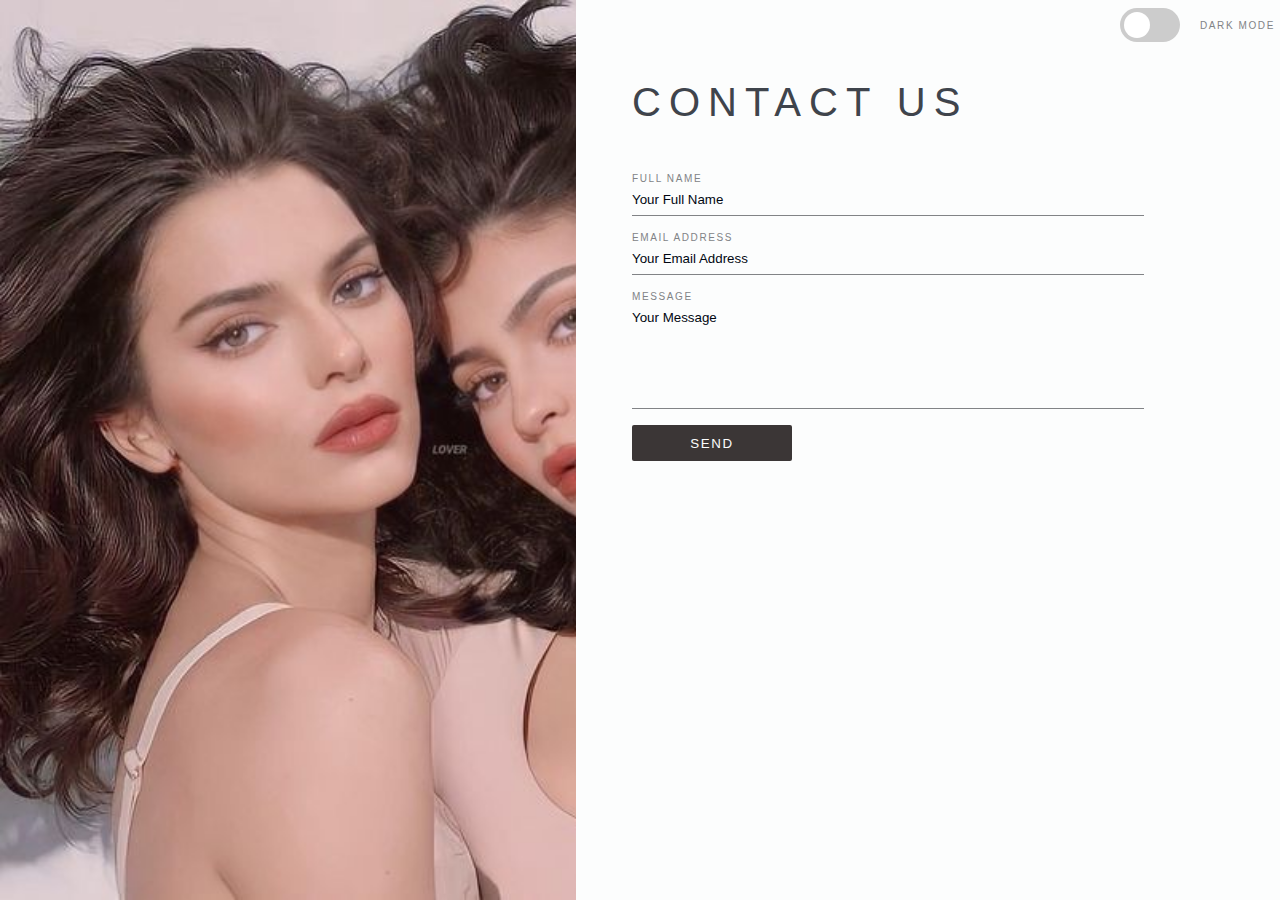
<file: contact.html>
<!DOCTYPE html>
<html lang="en">
<head>
    <meta charset="UTF-8" />
    <title>Contact Page</title>

    <link rel="stylesheet" href="contact.css">
    
	
</head>
    
<body>

<div class="contact-container">
  <div class="left-col">
  </div>
  <div class="right-col">
    <div class="theme-switch-wrapper">
    <label class="theme-switch" for="checkbox">
        <input type="checkbox" id="checkbox" />
        <div class="slider round"></div>
  </label>
  <div class="description">Dark Mode</div>
</div>
    
    <h1>Contact us</h1>
    
    <form id="contact-form" method="post">
      <label for="name">Full name</label>
  <input type="text" id="name" name="name" placeholder="Your Full Name" required>
      <label for="email">Email Address</label>
  <input type="email" id="email" name="email" placeholder="Your Email Address" required>
      <label for="message">Message</label>
  <textarea rows="6" placeholder="Your Message" id="message" name="message" required></textarea>
      <button type="submit" id="submit" name="submit">Send</button>
  
</form>
<div id="error"></div>
<div id="success-msg"></div>
  </div>
</div>
    <script  src="script.js"></script>
    	</body>
</html>
</file>
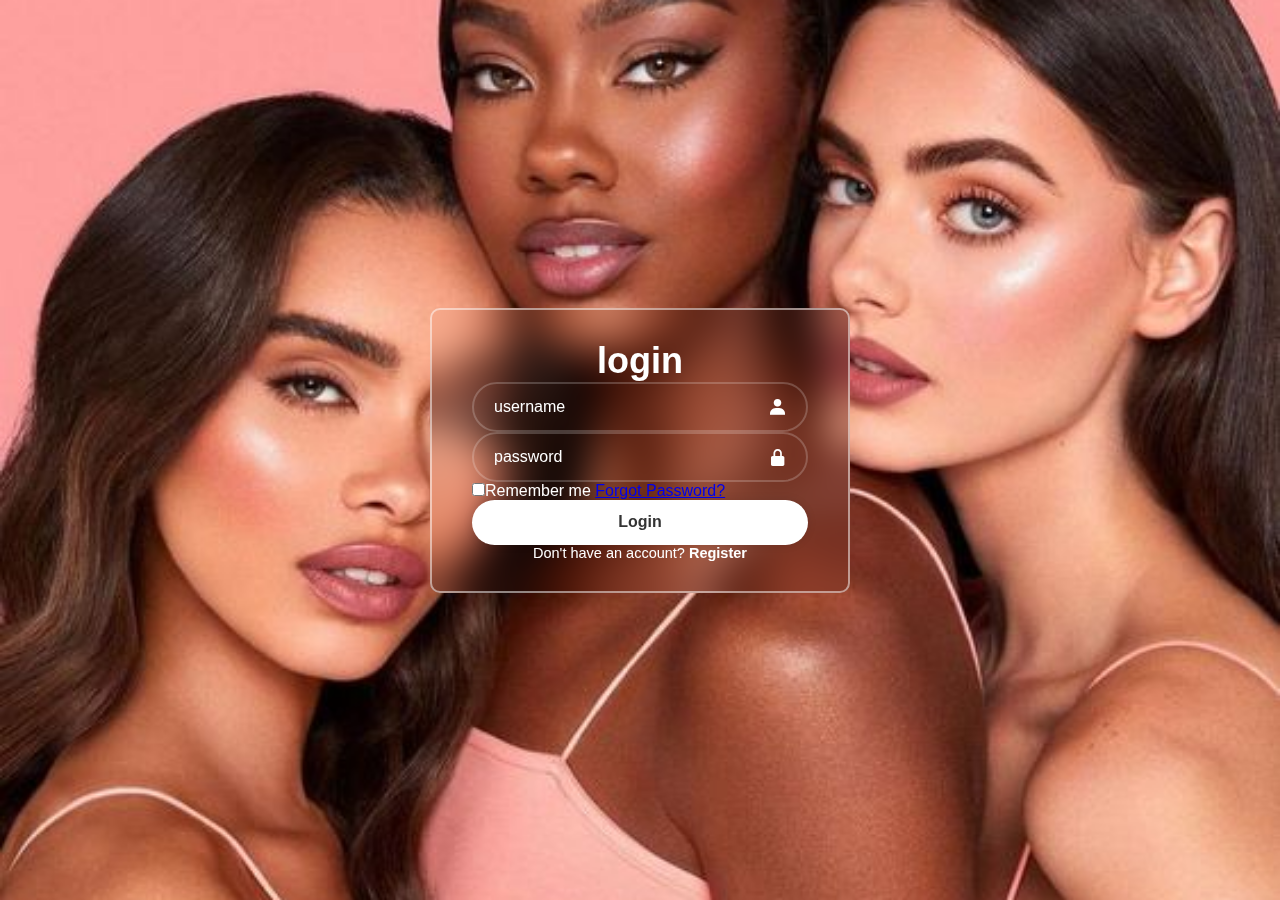
<file: login.html>
<!DOCTYPE html>
<html lang="en">
<head>
    <meta charset="UTF-8">
    <meta name="viewport" content="width=device-width, initial-scale=1.0">
    <title>Document</title>
    <link href='https://unpkg.com/boxicons@2.1.4/css/boxicons.min.css' rel='stylesheet'>
    <link rel="stylesheet" href="login.css">
</head>
<body>
    <div class="wrapper">
        <h1>login</h1>
        <div class="input-box">
            <input type="text" name="username" placeholder="username"required>
            <i class='bx bxs-user'></i>
        </div>
        <div class="input-box">
            <input type="password" placeholder="password" required>
            <i class='bx bxs-lock-alt'></i>
        </div>

        <div class="remeber-forgot">
            <label ><input type="checkbox">Remember me</label>
            <a href="#">Forgot Password?</a>
        </div>
        <button type="submit" class="btn">Login</button>
        <div class="register-link">
            <p>Don't have an account? <a href="#">Register</a></p>
        </div>
    </div>
</body>
</html>
</file>
<file: contact.css>
:root {
    --primary-color: #010712;
    --secondary-color: #818386;
    --bg-color: #FCFDFD;
    --button-color: #3B3636;
    --h1-color: #3F444C;
  }
  
  [data-theme="dark"] {
    --primary-color: #FCFDFD;
    --secondary-color: #818386;
    --bg-color: #010712;
    --button-color: #818386;
    --h1-color: #FCFDFD;
  }
  
  * {
    margin: 0;
    box-sizing: border-box;
    transition: all 0.3s ease-in-out;
  }
  
  .contact-container {
    display: flex;
    width: 100vw;
    height: 100vh;
    background: var(--bg-color);
  }
  
  .left-col {
    width: 45vw;
    height: 100%;
    background-image: url("model2.jpg");
    background-size: cover;
    background-repeat: no-repeat;
  }
  
  .right-col {
    background: var(--bg-color);
    width: 50vw;
    height: 100vh;
    padding: 5rem 3.5rem;
  }
  
  h1, label, button, .description {
    font-family: 'Jost', sans-serif;
    font-weight: 400;
    letter-spacing: 0.1rem;
  }
  
  h1 {
    color:var(--h1-color);
    text-transform: uppercase;
    font-size: 2.5rem;
    letter-spacing: 0.5rem;
    font-weight: 300;
  }
  
  p {
    color: var(--secondary-color);
    font-size: 0.9rem;
    letter-spacing: 0.01rem;
    width: 40vw;
    margin: 0.25rem 0;
  }
  
  label, .description {
    color: var(--secondary-color);
    text-transform: uppercase;
    font-size: 0.625rem;
  }
  
  form {
    width: 31.25rem;
    position: relative;
    margin-top: 2rem;
    padding: 1rem 0;
  }
  
  input, textarea, label {
    width: 40vw;
    display: block;
  }
  
  p, placeholder, input, textarea {
    font-family: 'Helvetica Neue', sans-serif;
  }
  
  input::placeholder, textarea::placeholder {
    color: var(--primary-color);
  }
  
  input, textarea {
    color: var(--primary-color);
    font-weight: 500;
    background: var(--bg-color);
    border: none;
    border-bottom: 1px solid var(--secondary-color);
    padding: 0.5rem 0;
    margin-bottom: 1rem;
    outline: none;
  }
  
  textarea {
    resize: none;
  }
  
  button {
    text-transform: uppercase;
    font-weight: 300;
    background: var(--button-color);
    color: var(--bg-color);
    width: 10rem;
    height: 2.25rem;
    border: none;
    border-radius: 2px;
    outline: none;
    cursor: pointer;
  }
  
  input:hover, textarea:hover, button:hover {
    opacity: 0.5;
  }
  
  button:active {
    opacity: 0.8;
  }
  
  /* Toggle Switch */
  
  .theme-switch-wrapper {
    display: flex;
    align-items: center;
    text-align: center;
    width: 160px;
    position: absolute;
    top: 0.5rem;
    right: 0;
  }
  
  .description {
      margin-left: 1.25rem;
    }
  
  .theme-switch {
    display: inline-block;
    height: 34px;
    position: relative;
    width: 60px;
  }
  
  .theme-switch input {
    display:none;
  }
  
  .slider {
    background-color: #ccc;
    bottom: 0;
    cursor: pointer;
    left: 0;
    position: absolute;
    right: 0;
    top: 0;
    transition: .4s;
  }
  
  .slider:before {
    background-color: #fff;
    bottom: 0.25rem;
    content: "";
    width: 26px;
    height: 26px;
    left: 0.25rem;
    position: absolute;
    transition: .4s;
  }
  
  input:checked + .slider {
    background-color: var(--button-color);
  }
  
  input:checked + .slider:before {
    transform: translateX(26px);
  }
  
  .slider.round {
    border-radius: 34px;
  }
  
  .slider.round:before {
    border-radius: 50%;
  }
  
  #error, #success-msg {
    width: 40vw;
    margin: 0.125rem 0;
    font-size: 0.75rem;
    text-transform: uppercase;
    font-family: 'Jost';
    color: var(--secondary-color);
    }
  
  
    #success-msg {
    transition-delay: 3s;
    }
  
  @media only screen and (max-width: 950px) {
    .logo {
      width: 8rem;
    }
    h1 {
      font-size: 1.75rem;
    }
    p {
      font-size: 0.7rem;
    }
    input, textarea, button {
      font-size: 0.65rem;
    }
    .description {
      font-size: 0.3rem;
      margin-left: 0.4rem;
    }
    button {
      width: 7rem;
    }
    .theme-switch-wrapper {
      width: 120px;
    }
    .theme-switch {
    height: 28px;
    width: 50px;
  }
  
  .theme-switch input {
    display:none;
  }
  
  .slider:before {
    background-color: #fff;
    bottom: 0.25rem;
    content: "";
    width: 20px;
    height: 20px;
    left: 0.25rem;
    position: absolute;
    transition: .4s;
  }
    input:checked + .slider:before {
    transform: translateX(16px);
  }
  
  .slider.round {
    border-radius: 15px;
  }
  
  .slider.round:before {
    border-radius: 50%;
  }
  
  }
</file>
<file: login.css>
*{
    margin:0;
    padding: 0;
    box-sizing: border-box;
    font-family: 'Gill Sans', 'Gill Sans MT', Calibri, 'Trebuchet MS', sans-serif;

}
body{
    display: flex;
    justify-content: center;
    align-items: center;
    min-height: 100vh;
    background: url('model4.jpg') no-repeat;
    background-size: cover;
    background-position: center;
}
.wrapper{
    width: 420px;
    background-color: transparent;
    border: 2px solid rgba(255, 255, 255, .5);
    backdrop-filter: blur(20px);
    color: #fff;
    border-radius: 10px;
    padding: 30px 40px;
}
.wrapper h1{
    font-size: 36px;
    text-align: center;
}
.wrapper .input-box{
    position: relative;
    width: 100%;
    height: 50px;
    margin: 30px,0;
}
.input-box input{
    width: 100%;
    height: 100%;
    background-color: transparent;
    border: none;
    outline: none;
    border: 2px solid rgba(255, 255, 255, .2);
    border-radius: 40px;
    font-size: 16px;
    color: #fff;
    padding: 20px 45px 20px 20px;
}
.input-box input::placeholder{
    color: #fff;
}
.input-box i{
    position: absolute;
    right: 20px;
    top: 50%;
    transform: translateY(-50%);
    font-size: 20px;
}
.wrapper .remember-forgot{
    display: flex;
    justify-content: space-between;
    font-size: 14.5px;
    margin: 15px 0 15px;
}
.remember-forgot label input{
    accent-color: #fff;
    margin-right: 3px;
}
.remember-forgot a{
    color: #fff;
    text-decoration: none;
}
.remember-forgot a:hover{
    text-decoration: underline;
}
.wrapper .btn{
    width: 100%;
    height: 45px;
    background-color: #fff;
    border: none;
    outline: none;
    border-radius: 40px;
    box-shadow: 0 0 10px rgba(0, 0, 0, .1);
    cursor: pointer;
    font-size: 16px;
    color: #333;
    font-weight: 600;
}
.wrapper .register-link{
    font-size: 14.5px;
    text-align: center;
    margin: 20 0 15px;
}
.register-link p a{
    color: #fff;
    text-decoration: none;
    font-weight: 600;
}
.register-link p a:hover {
    text-decoration: underline;
}
</file>
